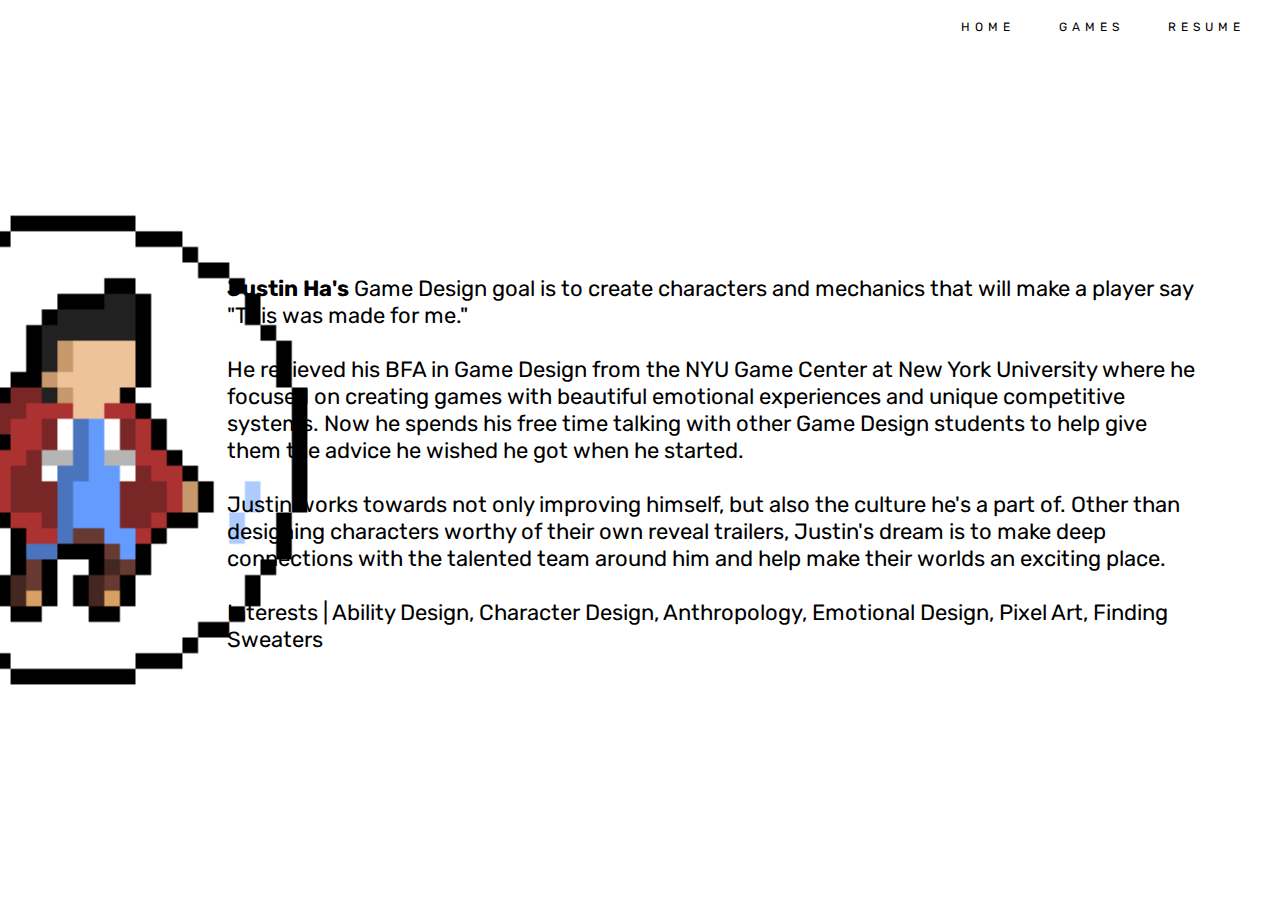
<file: about.html>
<!DOCTYPE html>
<html>
<head>
	<title>About</title>
	<link rel="stylesheet" type="text/css" href="css/about.css">
	<link href="https://fonts.googleapis.com/css?family=Rubik&display=swap" rel="stylesheet">
	<link rel="icon"  type="image/png" href="images/Icon.png">
</head>
<body>

<div id= "nav-bar">
	 <a href = "index.html" class="home">Home</a>
    <a href = "games.html" class="games">Games</a>
    <a href = "JustinHaResume.png" class="resume" target="_blank">Resume</a>
    </div>

<div id= "container">

<div id= "ProfilePic">
<img id="rotating" src= "images/BoyinBubble.png" class="image"
width="500"
height="500">
</div>

<div id ="Description">
	<p>
	<br>
	<br>
	<b>Justin Ha's</b> Game Design goal is to create characters and mechanics that will make a player say "This was made for me."
	<br>
	<br>
	He recieved his BFA in Game Design from the NYU Game Center at New York University where he focused on creating games with beautiful emotional experiences and unique competitive systems. Now he spends his free time talking with other Game Design students to help give them the advice he wished he got when he started.
	<br>
	<br>
	Justin works towards not only improving himself, but also the culture he's a part of. Other than designing characters worthy of their own reveal trailers, Justin's dream is to make deep connections with the talented team around him and help make their worlds an exciting place.
	<br>
	<br>
	Interests | Ability Design, Character Design, Anthropology, Emotional Design, Pixel Art, Finding Sweaters
	<br>
	<br>
</p>
</div>

</div>
</body>
</html>
</file>
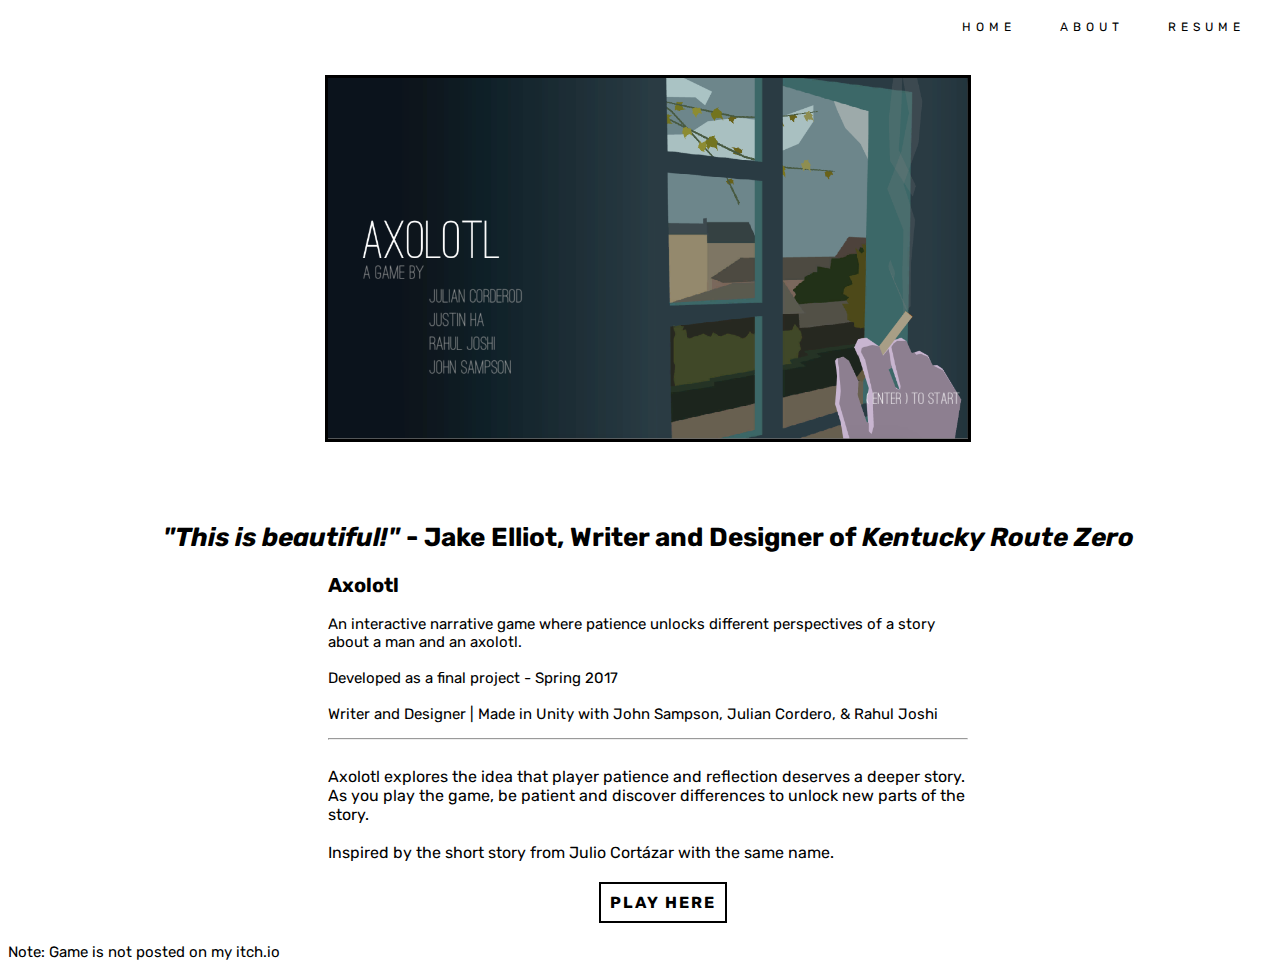
<file: Axolotl.html>
<!DOCTYPE html>
<html>
<head>
	<title>Axolotl</title>
	<link rel="stylesheet" type="text/css" href="css/description.css">
	<link href="https://fonts.googleapis.com/css?family=Rubik&display=swap" rel="stylesheet">
	<link rel="icon"  type="image/png" href="images/Icon.png"
</head>

<div id= "nav-bar">
	 <a href = "index.html" class="home">Home</a>
    <a href = "about.html" class="about">About</a>
    <a href = "JustinHaResume.png" class="resume" target="_blank">Resume</a>
    </div>
</div>

<body>

<img src= "images/AxolotlGame.png" class="image">

<div id="Quote">
	<h1><i>"This is beautiful!"</i> - Jake Elliot, Writer and Designer of <i>Kentucky Route Zero</i></h1>
</div>

<div id="Text">
<p>
	<b>Axolotl</b>
	<br>
	<br>
	An interactive narrative game where patience unlocks different perspectives of a story about a man and an axolotl.
	<br>
	<br>
	Developed as a final project - Spring 2017
	<br>
	<br>
	Writer and Designer | Made in Unity with John Sampson, Julian Cordero, & Rahul Joshi
	<br>
	<hr>
	<br>
	Axolotl explores the idea that player patience and reflection deserves a deeper story. As you play the game, be patient and discover differences to unlock new parts of the story. 
	<br>
	<br>
	Inspired by the short story from Julio Cortázar with the same name. 
</p>
</div>

<div id="container">
<a href="https://solimporta.itch.io/axolotl" class="rules" target="_blank">
		<h1> Play Here </h1>
	</a>
</div>
<p>
Note: Game is not posted on my itch.io
</p>

</body>
</html>
</file>
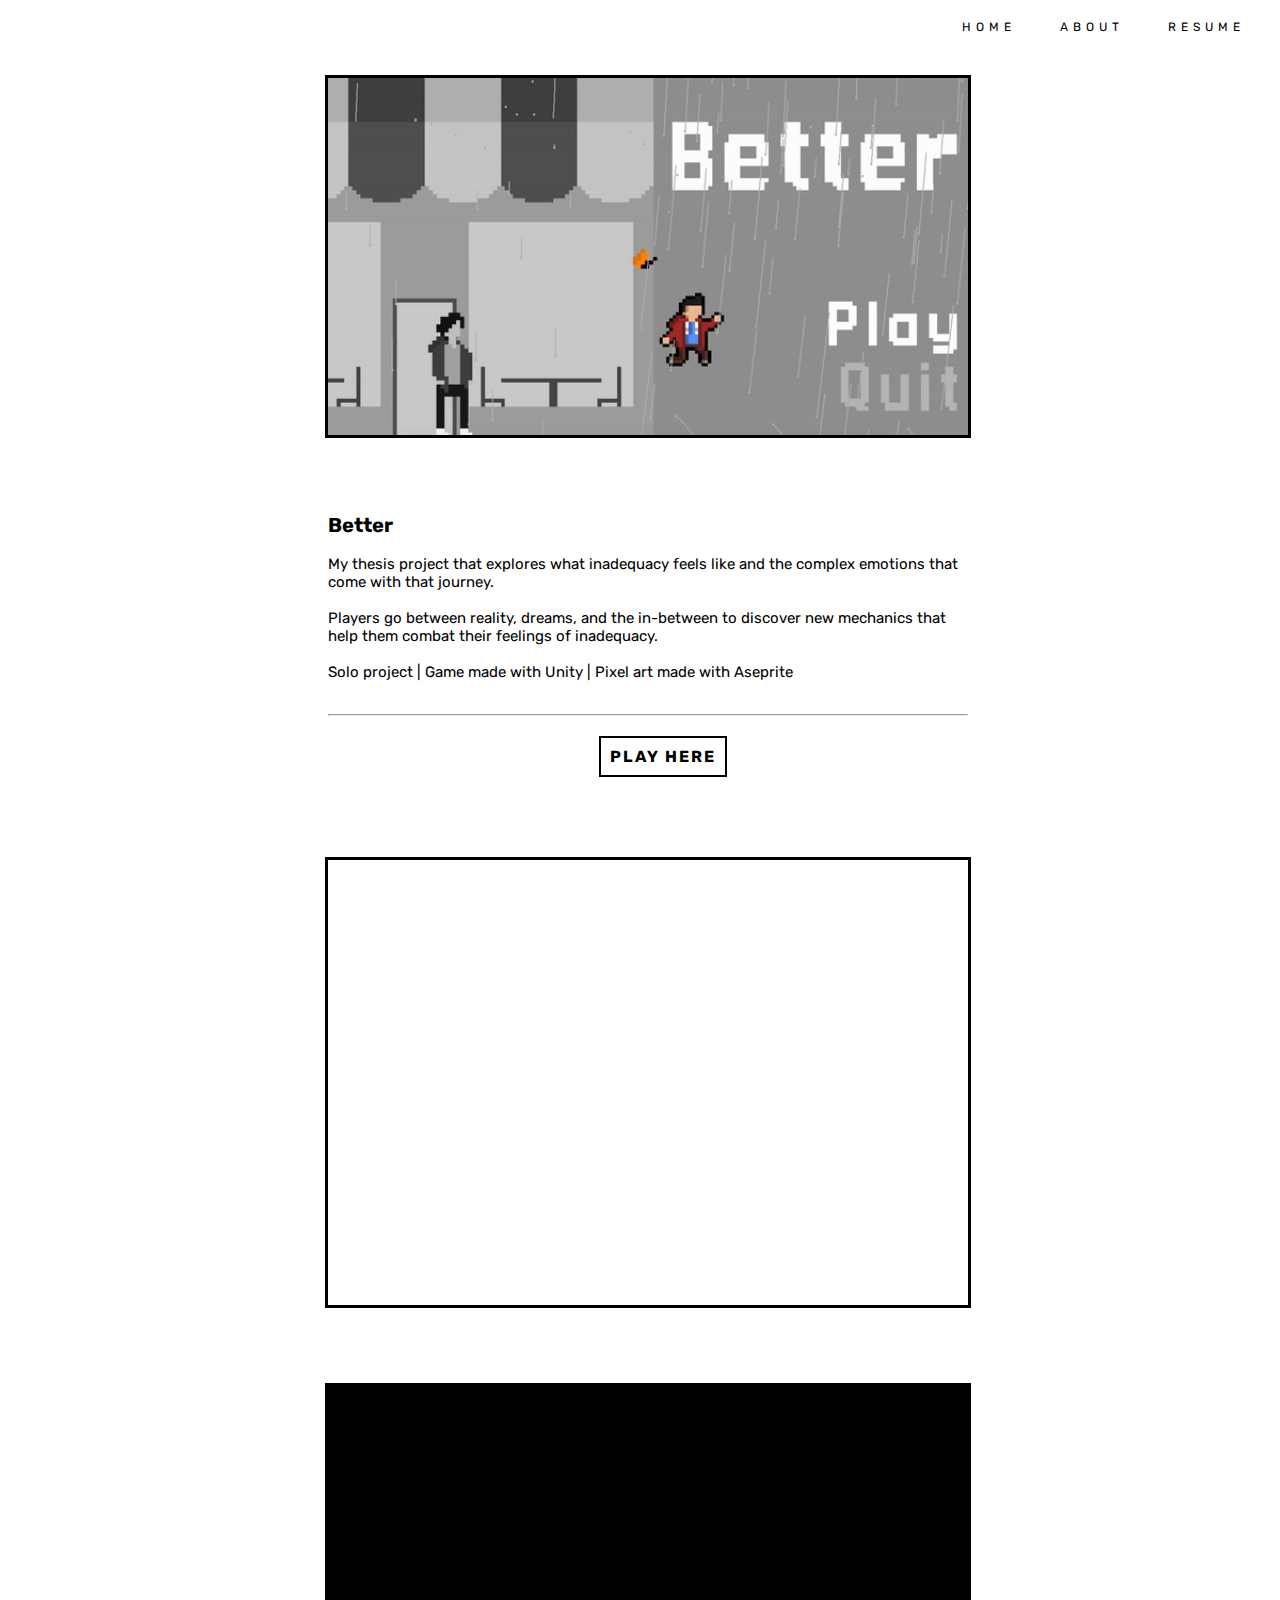
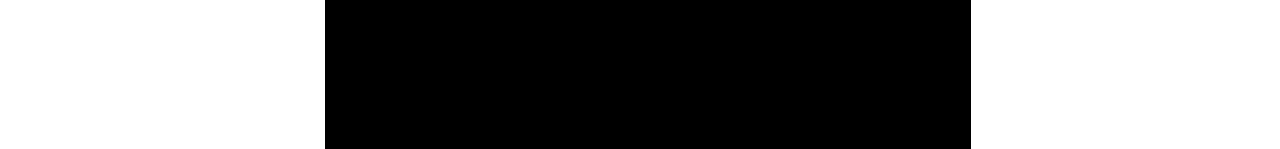
<file: better.html>
<!DOCTYPE html>
<html>
<head>
	<title>Better</title>
	<link rel="stylesheet" type="text/css" href="css/description.css">
	<link href="https://fonts.googleapis.com/css?family=Rubik&display=swap" rel="stylesheet">
	<link rel="icon"  type="image/png" href="images/Icon.png"
</head>

<div id= "nav-bar">
	 <a href = "index.html" class="home">Home</a>
    <a href = "about.html" class="about">About</a>
    <a href = "JustinHaResume.png" class="resume" target="_blank">Resume</a>
    </div>
</div>

<body>

	<img src= "images/BetterTitle.gif" class="image">

<div id="Text">
<p>
	<b>Better</b>
	<br>
	<br>
	My thesis project that explores what inadequacy feels like and the complex emotions that come with that journey.
	<br>
	<br>
	Players go between reality, dreams, and the in-between to discover new mechanics that help them combat their feelings of inadequacy.
	<br>
	<br>
	Solo project | Game made with Unity | Pixel art made with Aseprite
	<br>
	<br>
	<hr>
</p>

</div>

<div id="container">
	<a href="https://justinhagames.itch.io/better" class="rules" target="_blank">
		<h1> Play Here </h1>
	</a>
</div>

<iframe src="https://www.youtube.com/embed/Eyd77kZtsak" class="iframe" ></iframe>


<img src="images/FinalScene.gif" class="image">

</body>
</html>
</file>
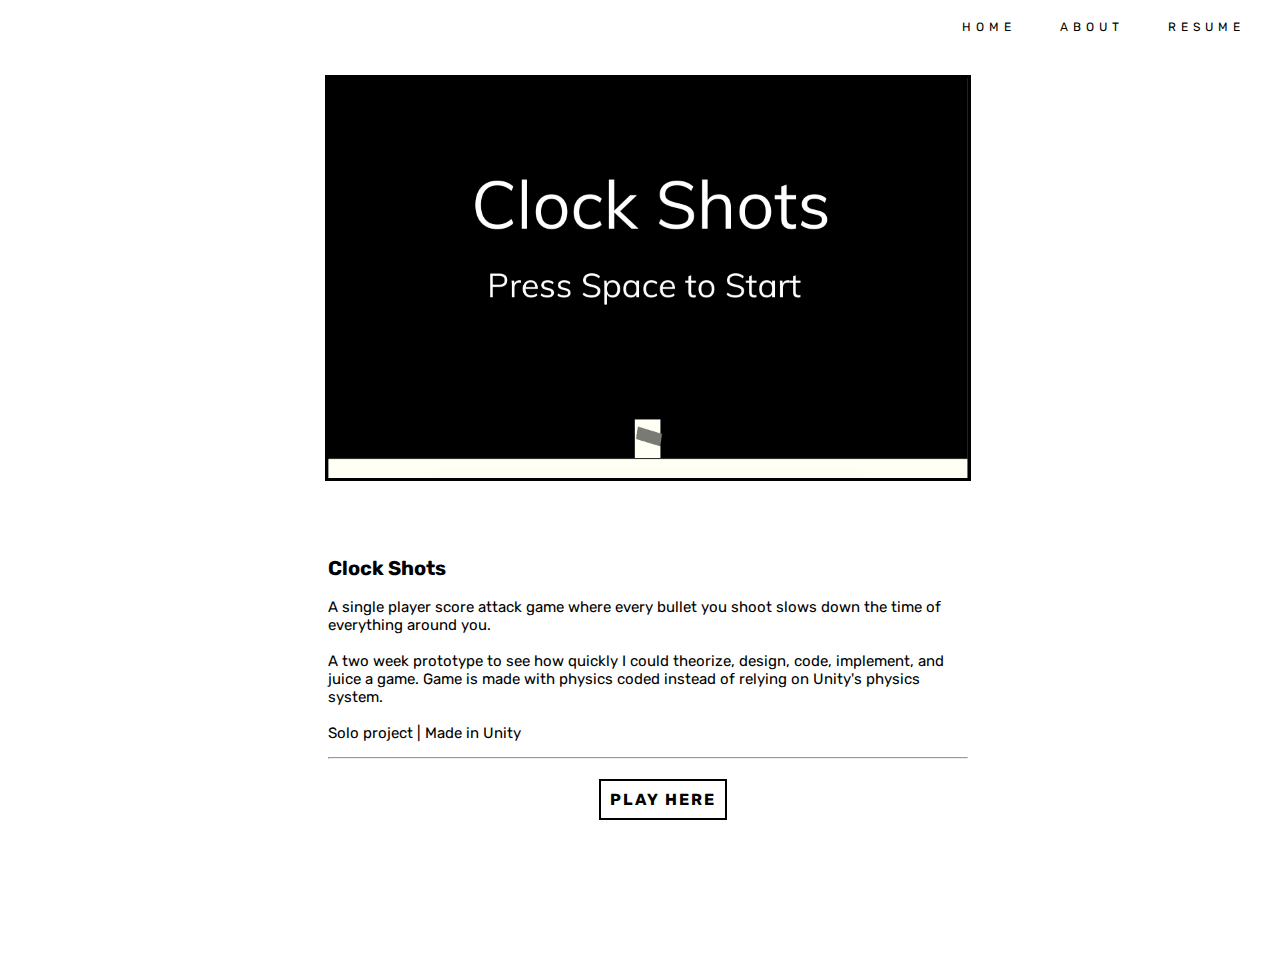
<file: clockshots.html>
<!DOCTYPE html>
<html>
<head>
	<title>Clockshots</title>
	<link rel="stylesheet" type="text/css" href="css/description.css">
	<link href="https://fonts.googleapis.com/css?family=Rubik&display=swap" rel="stylesheet">
	<link rel="icon"  type="image/png" href="images/Icon.png"
</head>

<div id= "nav-bar">
	 <a href = "index.html" class="home">Home</a>
    <a href = "about.html" class="about">About</a>
    <a href = "JustinHaResume.png" class="resume" target="_blank">Resume</a>
    </div>
</div>

<body>

	<img src= "images/ClockshotsTitle.png" class="image">

<div id="Text">
<p>
	<b>Clock Shots</b>
	<br>
	<br>
	A single player score attack game where every bullet you shoot slows down the time of everything around you. 
	<br>
	<br>
	A two week prototype to see how quickly I could theorize, design, code, implement, and juice a game. Game is made with physics coded instead of relying on Unity's physics system.
	<br>
	<br>
	Solo project | Made in Unity
	<hr>
</p>
</div>

<div id="container">
<a href="https://justinhagames.itch.io/clock-shots" class="rules" target="_blank">
		<h1> Play Here </h1>
	</a>
</div>

</body>
</html>
</file>
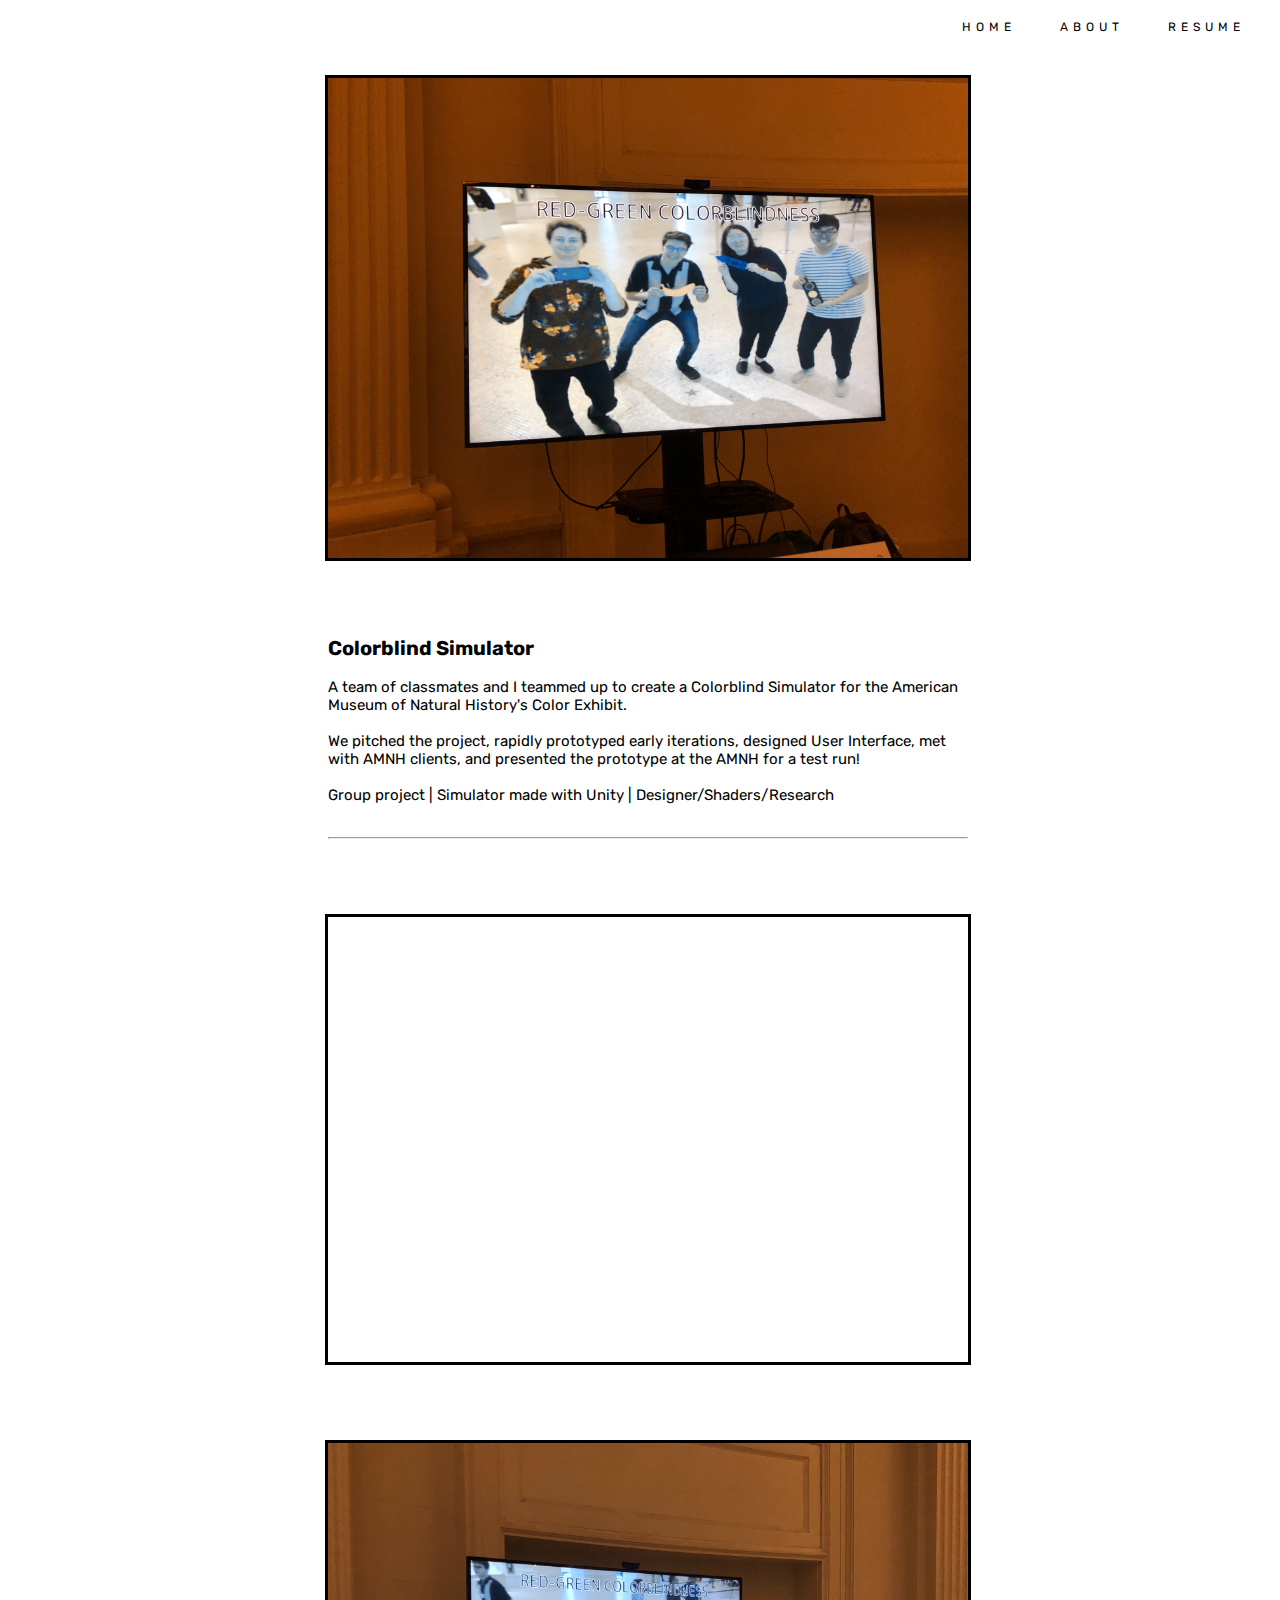
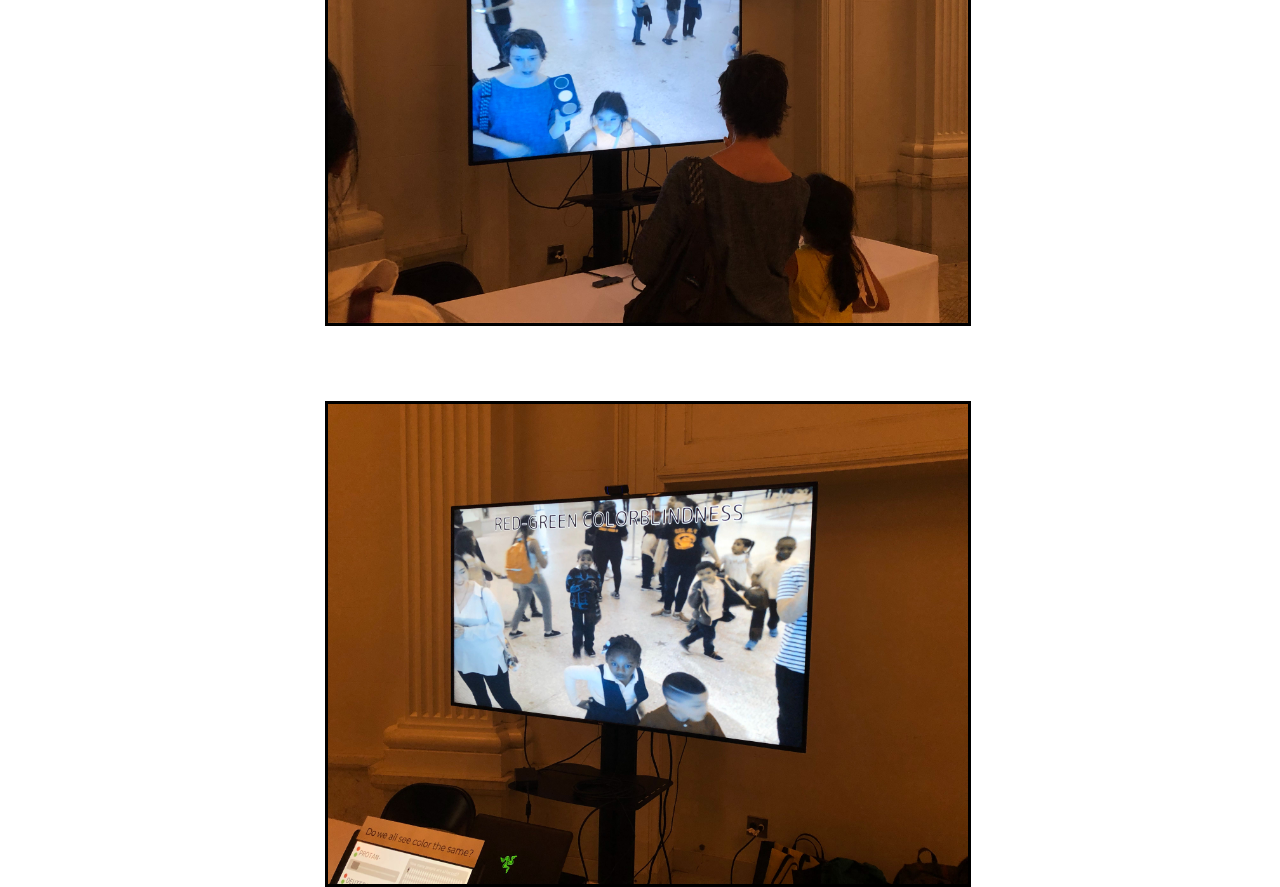
<file: ColorblindSimulator.html>
<!DOCTYPE html>
<html>
<head>
	<title>Colorblind Simulator</title>
	<link rel="stylesheet" type="text/css" href="css/description.css">
	<link href="https://fonts.googleapis.com/css?family=Rubik&display=swap" rel="stylesheet">
	<link rel="icon"  type="image/png" href="images/Icon.png"
</head>

<div id= "nav-bar">
	 <a href = "index.html" class="home">Home</a>
    <a href = "about.html" class="about">About</a>
    <a href = "JustinHaResume.png" class="resume" target="_blank">Resume</a>
    </div>
</div>

<body>

	<img src="images/ColorblindTeam.jpg" class="image">

<div id="Text">
<p>
	<b>Colorblind Simulator</b>
	<br>
	<br>
	A team of classmates and I teammed up to create a Colorblind Simulator for the American Museum of Natural History's Color Exhibit.
	<br>
	<br>
	We pitched the project, rapidly prototyped early iterations, designed User Interface, met with AMNH clients, and presented the prototype at the AMNH for a test run!
	<br>
	<br>
	Group project | Simulator made with Unity | Designer/Shaders/Research
	<br>
	<br>
	<hr>
</p>

</div>

<iframe src="https://www.youtube.com/embed/pu2I6ZA8NVU" class="iframe" ></iframe>

<img src="images/ColorblindTest.jpg" class="image">

<img src="images/ColorblindAudience2.jpg" class="image">

</body>
</html>
</file>
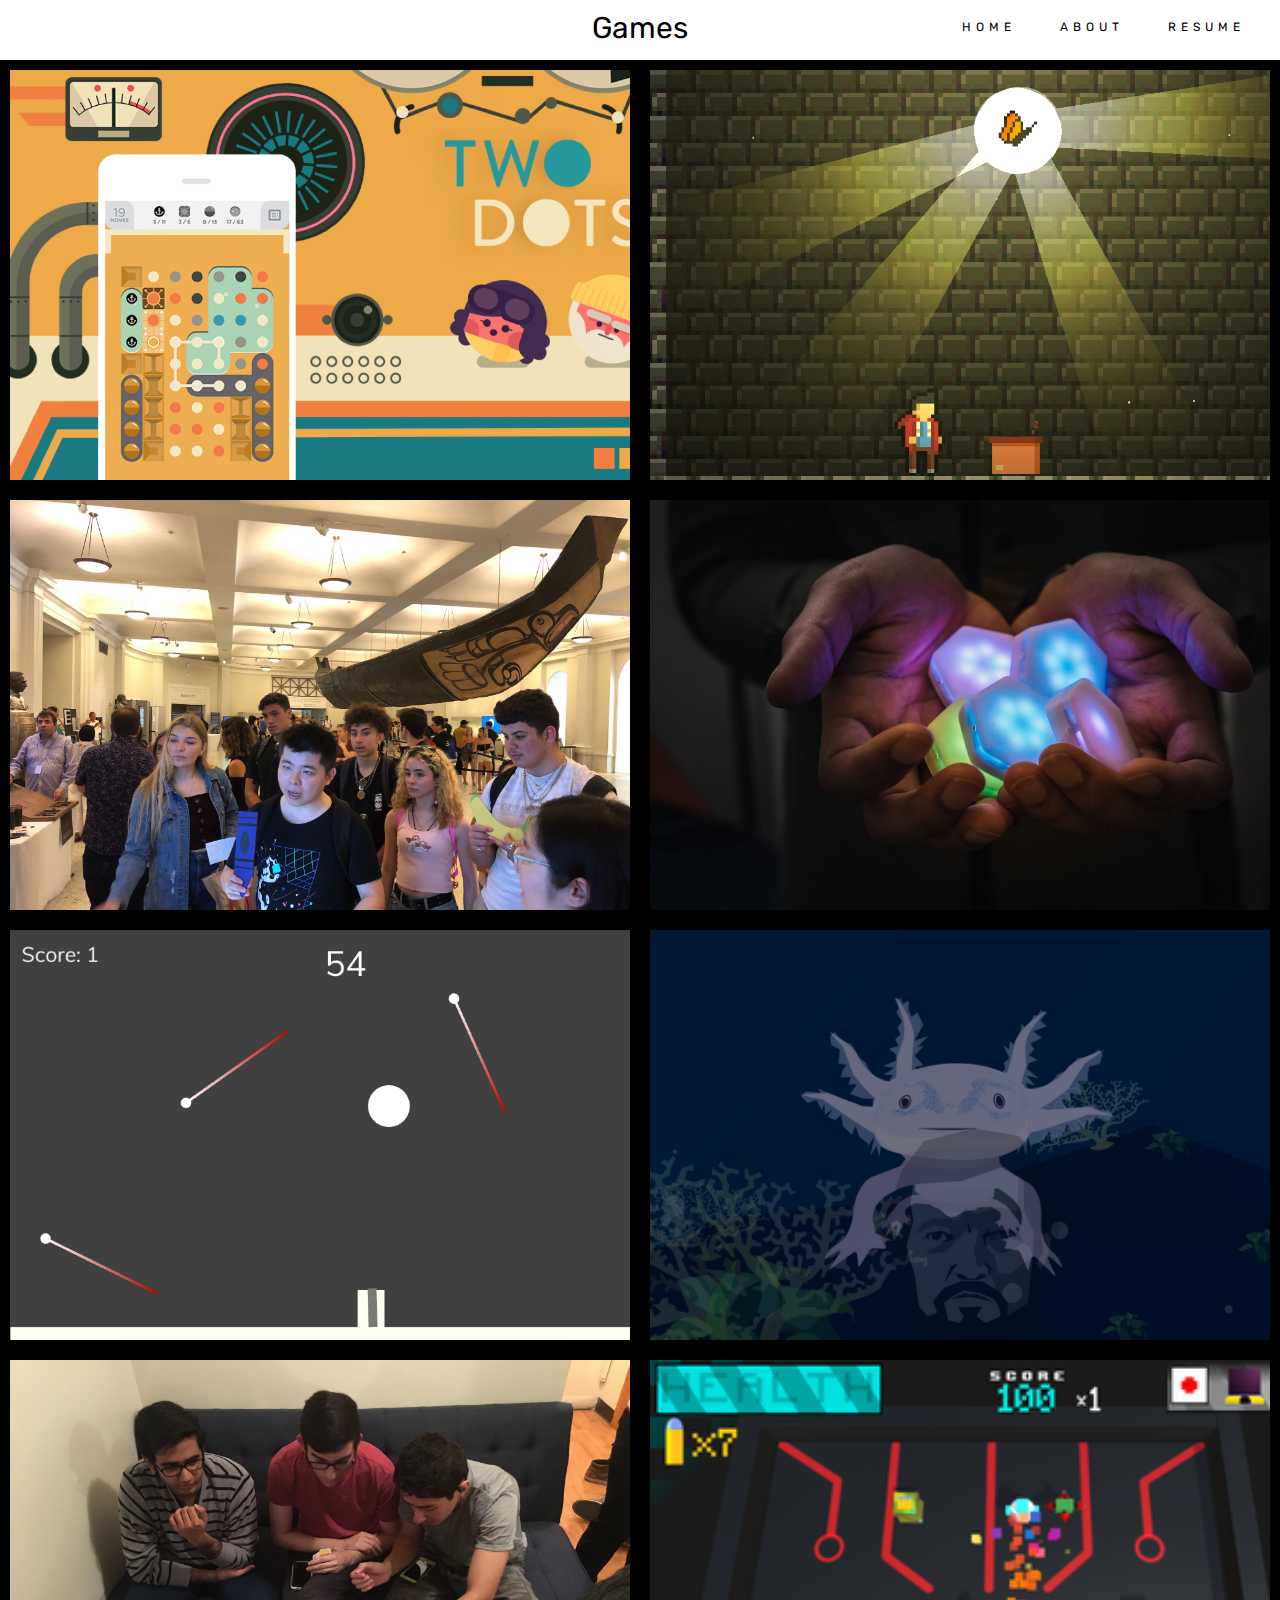
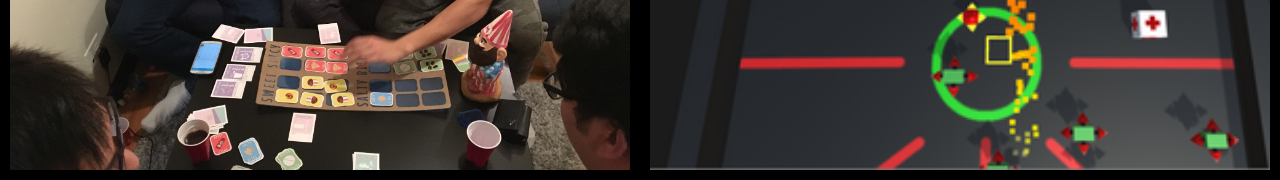
<file: games.html>
<!DOCTYPE html>
<html>
<head>
	<title>Games</title>
	<link rel="stylesheet" type="text/css" href="css/games.css">
	<link href="https://fonts.googleapis.com/css?family=Rubik&display=swap" rel="stylesheet">
	<link rel="icon"  type="image/png" href="images/Icon.png">
</head>
<body>

<div id= "topbar">
	<h1>Games</h1>
</div>

<div id= "nav-bar">
	 <a href = "index.html" class="home">Home</a>
    <a href = "about.html" class="about">About</a>
    <a href = "JustinHaResume.png" class="resume" target="_blank">Resume</a>
    </div>
</div>

<div id="container">
	<a href = "TwoDots.html" class="game TwoDots"><div class="title">
		<h1>Two Dots
			<div>
				Award winning puzzle game about connecting the Dots!
			</div></h1>
		</div></a>
	<a href = "better.html" class="game better"><div class="title">
		<h1>Better
			<div>
				Explore reality, dreams, and the in-between
			</div></h1>
		</div></a>
	<a href = "ColorblindSimulator.html" class="game ColorblindSimulator"><div class="title">
		<h1>Colorblind Simulator
			<div>
				Freelance Prototype for the American Museum of Natural History
			</div></h1>
		</div></a>
	<a href = "Blinks.html" class="game Blinks"><div class="title">
		<h1>Blinks
			<div>
				Game Design Internship
			</div></h1>
		</div></a>
	<a href = "clockshots.html" class="game clockshots"><div class="title">
		<h1>Clock Shots
			<div>
				A two week prototype that tests how quickly I can implement ideas
			</div></h1>
		</div></a>
	<a href = "Axolotl.html" class = "game axolotl"
	><div class="title">
		<h1>Axolotl
			<div>
				Narrative game about patience & reflection
			</div></h1>
	</div></a>
	<a href = "TooManyCooks.html" class = "game toomanycooks"><div class="title">
		<h1>Too Many Cooks
			<div>
				4 player strategy card/board game
		</div></h1>
	</div></a>
		<a href = "Malwar.html" class = "game malwar"
	><div class="title">
		<h1>Mal*War
			<div>
				Game Design Challenge: 2 Players, 1 Computer
		</div></h1>
	</div></a>
</div>

</body>
</html>
</file>
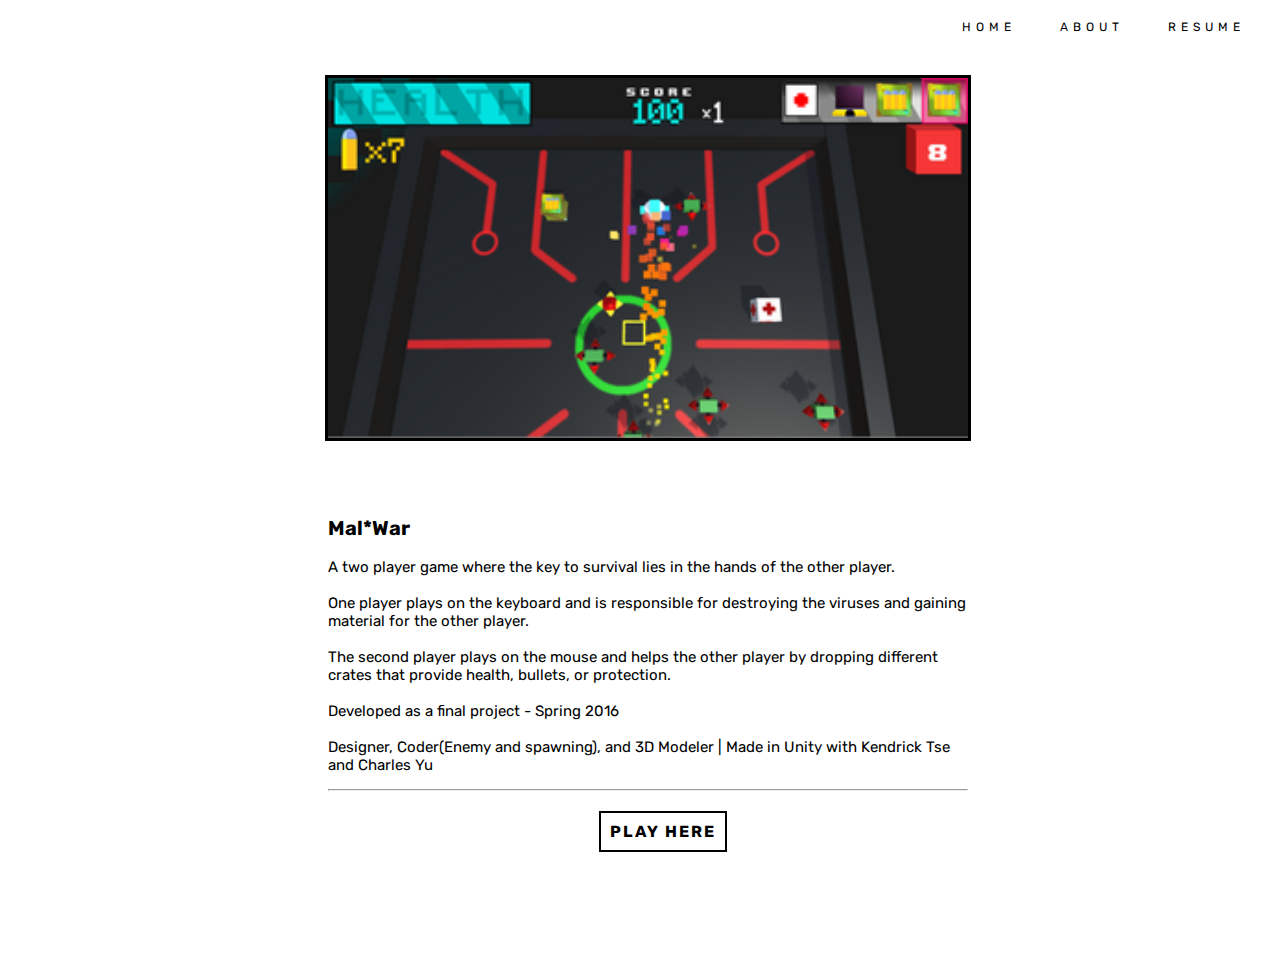
<file: Malwar.html>
<!DOCTYPE html>
<html>
<head>
	<title>Mal*War</title>
	<link rel="stylesheet" type="text/css" href="css/description.css">
	<link href="https://fonts.googleapis.com/css?family=Rubik&display=swap" rel="stylesheet">
	<link rel="icon"  type="image/png" href="images/Icon.png"
</head>

<div id= "nav-bar">
	 <a href = "index.html" class="home">Home</a>
    <a href = "about.html" class="about">About</a>
    <a href = "JustinHaResume.pdf" class="resume" target="_blank">Resume</a>
    </div>
</div>

<body>

	<img src= "images/MalWar.png" class="image">

<div id="Text">
<p>
	<b>Mal*War</b>
	<br>
	<br>
	A two player game where the key to survival lies in the hands of the other player. 
	<br>
	<br>
	One player plays on the keyboard and is responsible for destroying the viruses and gaining material for the other player. 
	<br>
	<br>
	The second player plays on the mouse and helps the other player by dropping different crates that provide health, bullets, or protection.
	<br>
	<br>
	Developed as a final project - Spring 2016
	<br> 
	<br>
	Designer, Coder(Enemy and spawning), and 3D Modeler | Made in Unity with Kendrick Tse and Charles Yu
	<hr>	
</p>
</div>

<div id="container">
<a href="https://speedboosttorchic.itch.io/mal-war" class="rules" target="_blank">
		<h1> Play Here </h1>
	</a>
</div>

</body>
</html>
</file>
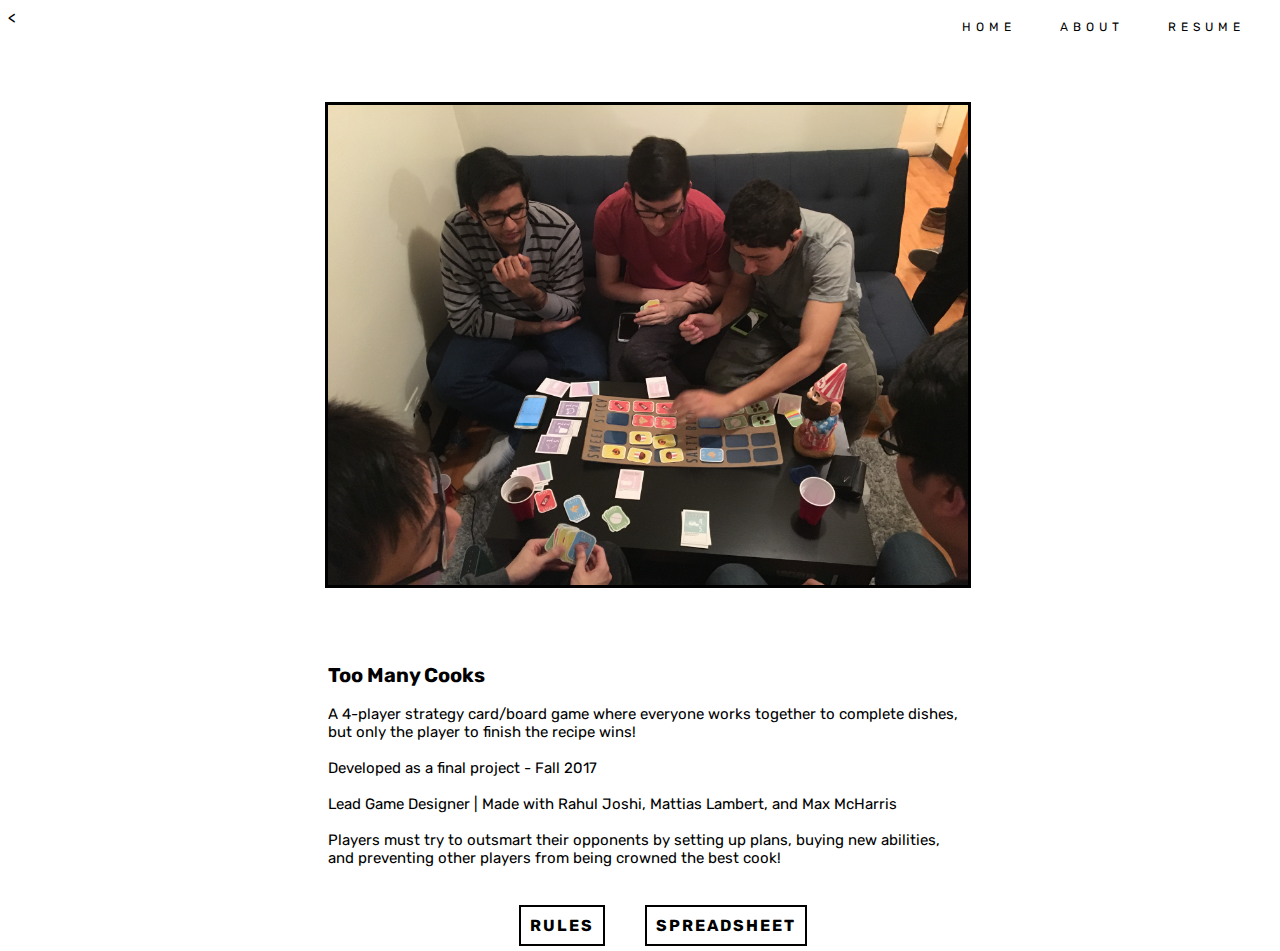
<file: TooManyCooks.html>
<!DOCTYPE html>
<html>
<head>
	<title>Too Many Cooks</title>
	<link rel="stylesheet" type="text/css" href="css/description.css">
	<<link href="https://fonts.googleapis.com/css?family=Rubik&display=swap" rel="stylesheet">
	<link rel="icon"  type="image/png" href="images/Icon.png"
</head>

<div id= "nav-bar">
	 <a href = "index.html" class="home">Home</a>
    <a href = "about.html" class="about">About</a>
    <a href = "JustinHaResume.png" class="resume" target="_blank">Resume</a>
    </div>
</div>

<body>

	<img src= "images/TooManyCooks.jpeg" class="image">

<div id="Text">
<p>
	<b>Too Many Cooks</b>
	<br>
	<br>
	A 4-player strategy card/board game where everyone works together to complete dishes, but only the player to finish the recipe wins!
	<br>
	<br>
	Developed as a final project - Fall 2017
	<br>
	<br>
	Lead Game Designer | Made with Rahul Joshi, Mattias Lambert, and Max McHarris
	<br>
	<br>
	Players must try to outsmart their opponents by setting up plans, buying new abilities, and preventing other players from being crowned the best cook!
	<br>
	<br>
</p>
</div>

<div id="container">
<a href="https://docs.google.com/document/d/1rh_ed1T_idUMDOYfGrFs7U6OO91iojP6Ez3hkQ_JbfE/edit?usp=sharing" class="rules" target="_blank">
		<h1> Rules </h1>
	</a>
<a href="https://docs.google.com/a/nyu.edu/spreadsheets/d/1laF3pYb9MxsBvDXgBeGxUD6Ff23s8NF52kN-rSkhnm8/edit?usp=sharing" class="rules" target="_blank">
		<h1> Spreadsheet </h1>
	</a>
</div>

</body>
</html>
</file>
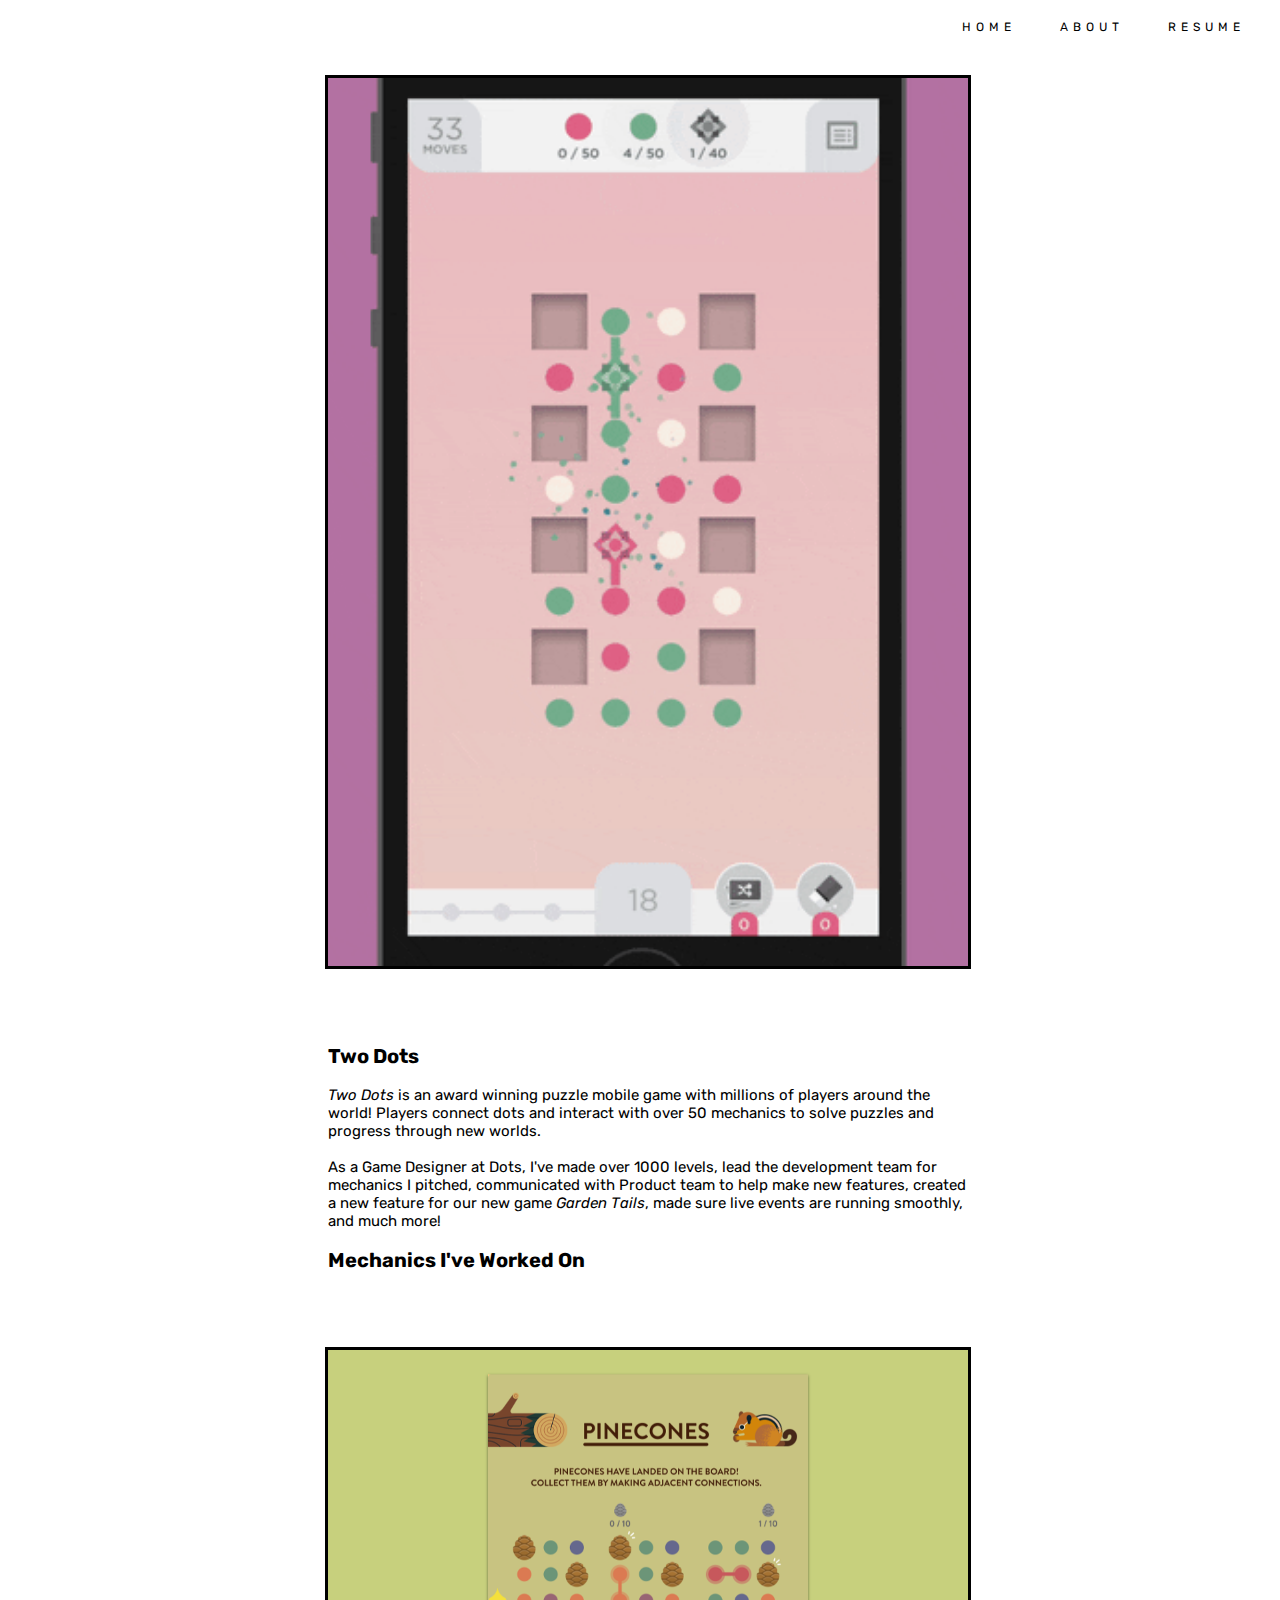
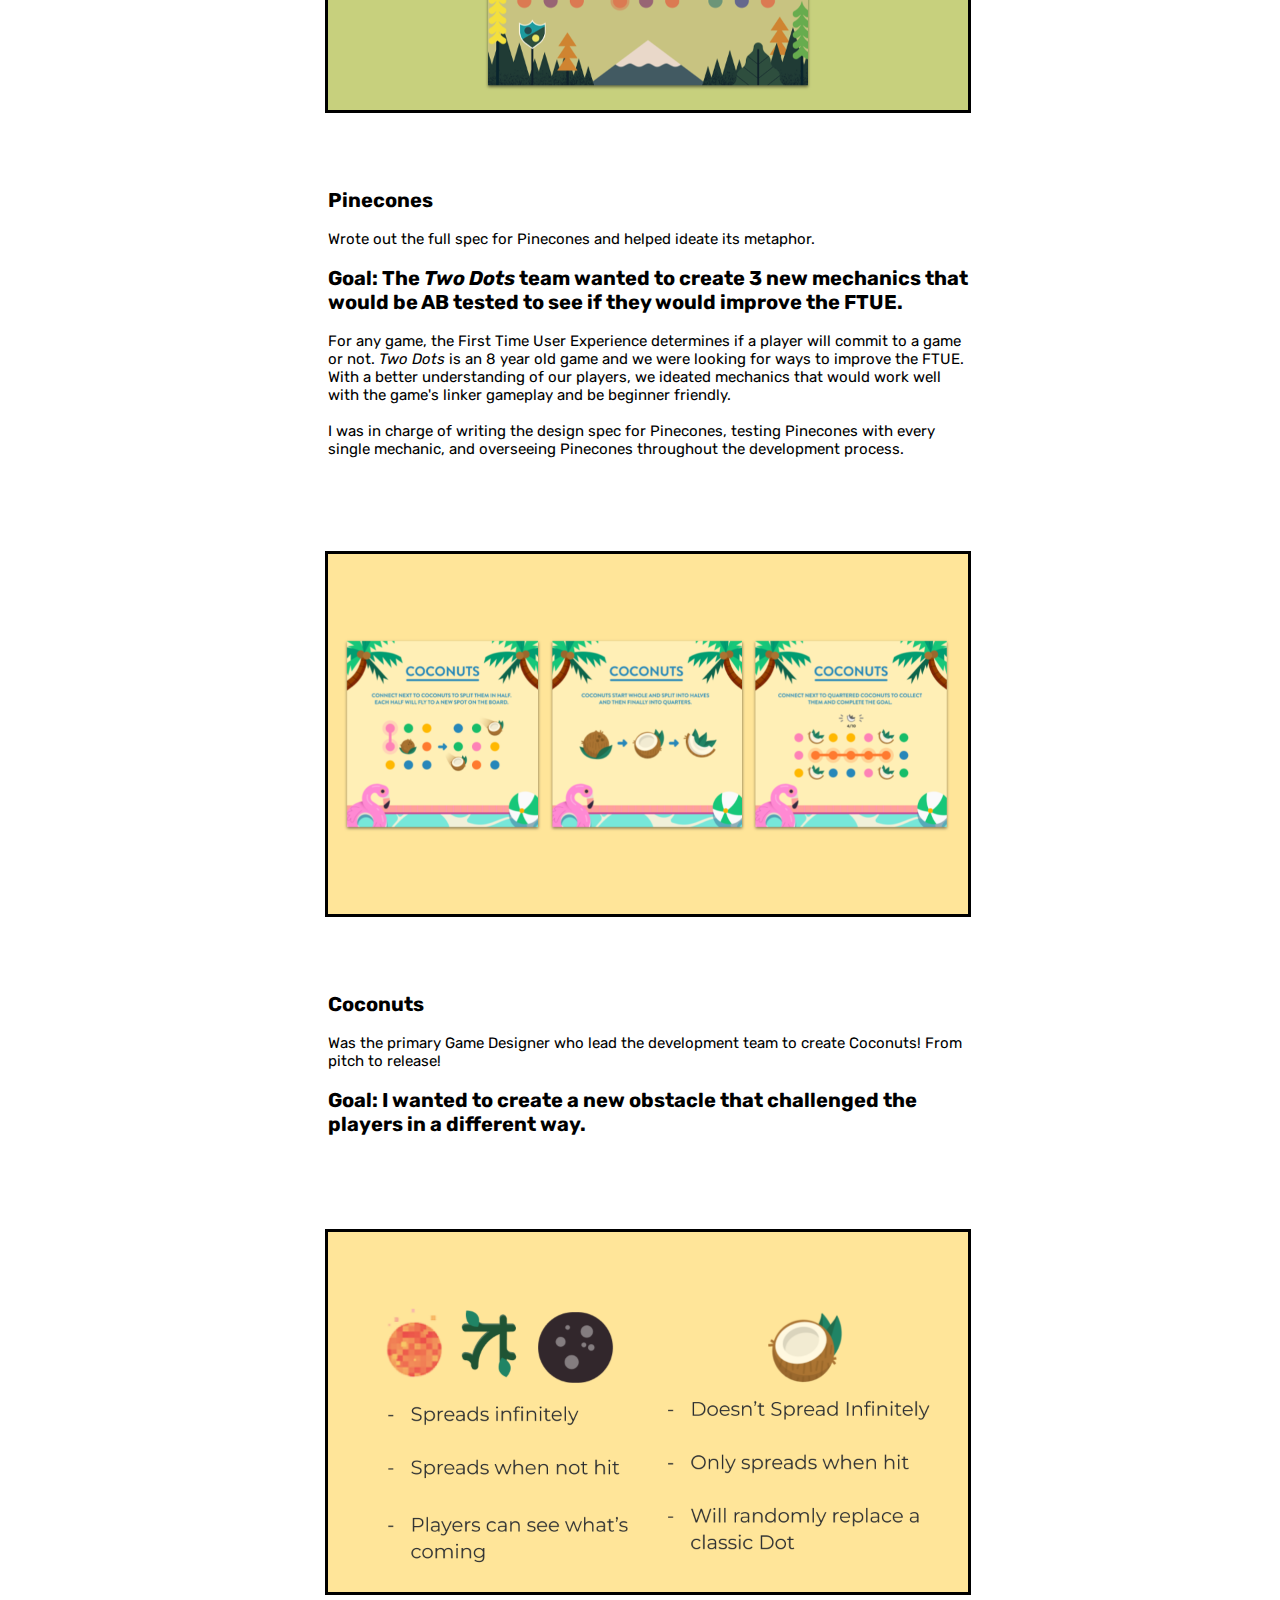
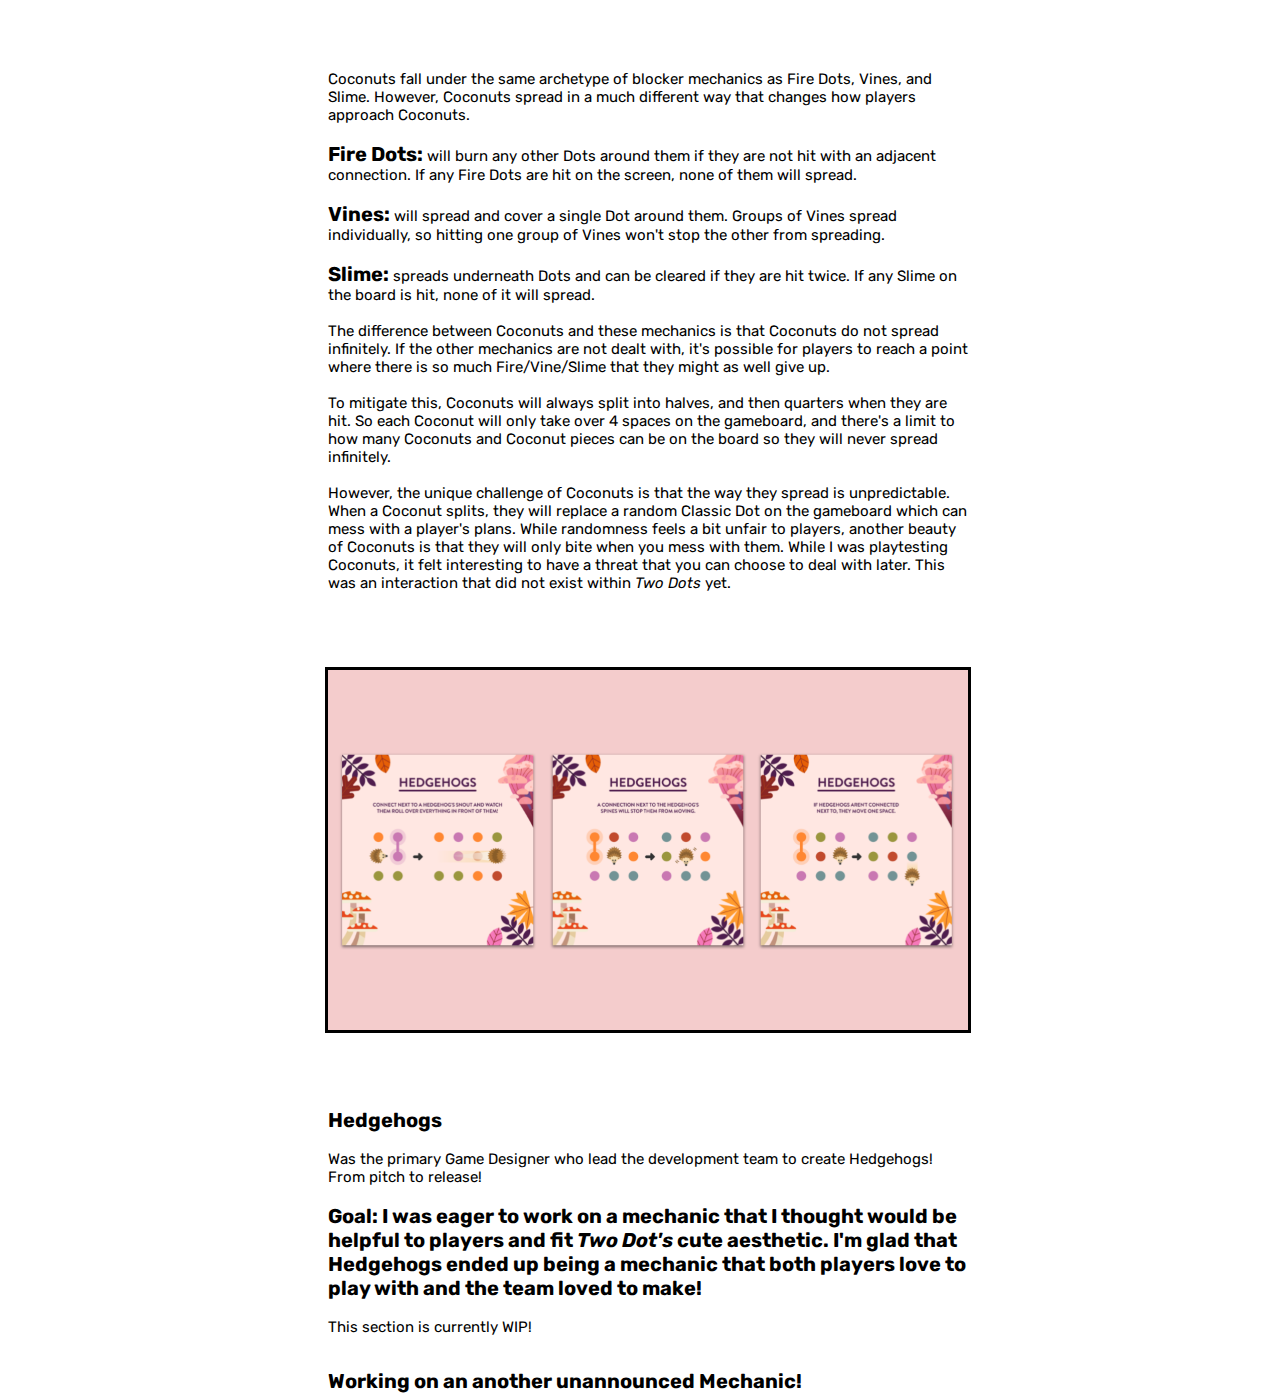
<file: TwoDots.html>
<!DOCTYPE html>
<html>
<head>
	<title>TwoDots</title>
	<link rel="stylesheet" type="text/css" href="css/description.css">
	<link href="https://fonts.googleapis.com/css?family=Rubik&display=swap" rel="stylesheet">
	<link rel="icon"  type="image/png" href="images/Icon.png"
</head>

<div id= "nav-bar">
	 <a href = "index.html" class="home">Home</a>
    <a href = "about.html" class="about">About</a>
    <a href = "JustinHaResume.png" class="resume" target="_blank">Resume</a>
    </div>
</div>

<body>

	<img src= "images/TwoDotsGameplay.gif" class="image" >

<div id="Text">
<p>
	<b>Two Dots</b>
	<br>
	<br>
	<em>Two Dots</em> is an award winning puzzle mobile game with millions of players around the world! Players connect dots and interact with over 50 mechanics to solve puzzles and progress through new worlds.
	<br>
	<br>
	As a Game Designer at Dots, I've made over 1000 levels, lead the development team for mechanics I pitched, communicated with Product team to help make new features, created a new feature for our new game <em>Garden Tails</em>, made sure live events are running smoothly, and much more!
	<br>
	<br>
	<b>Mechanics I've Worked On</b>
</p>

</div>
<!-- Pinecones Description -->
<a href="https://dots.helpshift.com/hc/en/3-two-dots/faq/318-pinecones/?s=mechanic-tutorials&p=all&l=en">
<img src= "images/Pinecones.png" class="image" >
</a>
<div id="Text">
<p>
	<b>Pinecones</b>
	<br>
	<br>
	Wrote out the full spec for Pinecones and helped ideate its metaphor.
	<br>
	<br>
	<b>Goal: The <em>Two Dots</em> team wanted to create 3 new mechanics that would be AB tested to see if they would improve the FTUE.</b>
	<br>
	<br>
	For any game, the First Time User Experience determines if a player will commit to a game or not. <em>Two Dots</em> is an 8 year old game and we were looking for ways to improve the FTUE. With a better understanding of our players, we ideated mechanics that would work well with the game's linker gameplay and be beginner friendly.
	<br>
	<br>
	I was in charge of writing the design spec for Pinecones, testing Pinecones with every single mechanic, and overseeing Pinecones throughout the development process.
	<br>
	<br>
</p>
</div>

<!-- Coconuts description -->
<a href="https://dots.helpshift.com/hc/en/3-two-dots/faq/321-coconuts/?s=mechanic-tutorials&p=all&l=en">
<img src= "images/Coconuts.png" class="image" >
</a>
<div id="Text">
<p>
<b>Coconuts</b>
	<br>
	<br>
	Was the primary Game Designer who lead the development team to create Coconuts! From pitch to release!
	<br>
	<br>
	<b>Goal: I wanted to create a new obstacle that challenged the players in a different way.</b>
	<br>
	<br>
</p>
</div>
<img src= "images/CoconutVs.png" class="image" >
<div id="Text">
<p>
	Coconuts fall under the same archetype of blocker mechanics as Fire Dots, Vines, and Slime. However, Coconuts spread in a much different way that changes how players approach Coconuts.
	<br>
	<br>
	<b>Fire Dots:</b> will burn any other Dots around them if they are not hit with an adjacent connection. If any Fire Dots are hit on the screen, none of them will spread.
	<br>
	<br>
	<b>Vines:</b> will spread and cover a single Dot around them. Groups of Vines spread individually, so hitting one group of Vines won't stop the other from spreading.
	<br>
	<br>
	<b>Slime:</b> spreads underneath Dots and can be cleared if they are hit twice. If any Slime on the board is hit, none of it will spread.
	<br>
	<br>
	The difference between Coconuts and these mechanics is that Coconuts do not spread infinitely. If the other mechanics are not dealt with, it's possible for players to reach a point where there is so much Fire/Vine/Slime that they might as well give up.
	<br>
	<br>
	To mitigate this, Coconuts will always split into halves, and then quarters when they are hit. So each Coconut will only take over 4 spaces on the gameboard, and there's a limit to how many Coconuts and Coconut pieces can be on the board so they will never spread infinitely.
	<br>
	<br>
	However, the unique challenge of Coconuts is that the way they spread is unpredictable. When a Coconut splits, they will replace a random Classic Dot on the gameboard which can mess with a player's plans. While randomness feels a bit unfair to players, another beauty of Coconuts is that they will only bite when you mess with them. While I was playtesting Coconuts, it felt interesting to have a threat that you can choose to deal with later. This was an interaction that did not exist within <em>Two Dots</em> yet.
</p>
</div>

<!-- Hedgehogs Description -->
<a href="https://dots.helpshift.com/hc/en/3-two-dots/faq/327-hedgehogs/?s=mechanic-tutorials&p=all&l=en">
<img src= "images/Hedgehogs.png" class="image" >
</a>
<div id="Text">
<p>
<b>Hedgehogs</b>
	<br>
	<br>
	Was the primary Game Designer who lead the development team to create Hedgehogs! From pitch to release!
	<br>
	<br>
	<b>Goal: I was eager to work on a mechanic that I thought would be helpful to players and fit <em>Two Dot's</em> cute aesthetic. I'm glad that Hedgehogs ended up being a mechanic that both players love to play with and the team loved to make!</b>
	<br>
	<br>
	This section is currently WIP!
	<br>
	<br>
</p>
</div>

<!-- Slot for Gem Bombs -->
<div id="Text">
<p>
	<b>Working on an another unannounced Mechanic!</b>
</p>
</div>
</body>
</html>
</file>
<file: css/about.css>
html, body {
	background: white;
	font-family: 'Rubik', sans-serif;
	width: 100%;
	height: 100%;
	margin: 0px;
}

#nav-bar{
	position:	absolute;
	top:		0px;
	right:  	0px;
	padding:	15px;
	color:		white;
	height:		40px;
}

#nav-bar a {
	text-transform: uppercase;
	letter-spacing: 5px;
	font-size: 12px;
	display: inline-block;
	margin: 5px 20px;
	text-decoration: none;
}

.home {
	text-decoration: none;
	color: black;
}

.games {
	text-decoration: none;
	color: black;
}

.resume{
	text-decoration: underline;
	color: black;
}

.home:hover {
	color: rgb(37,159,248);
}

.games:hover {
	color: rgb(33,178,22);
}

.resume:hover {
	color: rgb(255,75,51);
}

#container{
	display: flex;
	width: 100vw;
	height: 100vh;
	padding: 0px;
	margin: 0px;
	justify-content: center;
}

#ProfilePic {
	display: flex;
	align-items: center;
	justify-content: center;
	flex: 1 1 auto;
	min-width: 100px;
}

#Description {
	display: flex;
	align-items: center;
	flex: 2 1 auto;
	margin: 80px;
	max-width: 1000px;
}

p {
	font-size: 22px;
}

p .Hook {
	font-size: 25px;
}

p .interests{
	font-size: 20px;
}

#rotating {
		-webkit-animation: rotation 5s infinite linear;
}

@-webkit-keyframes rotation {
		from {
				-webkit-transform: rotate(0deg);
		}
		to {
				-webkit-transform: rotate(359deg);
		}
}
</file>
<file: css/description.css>
html, body {
	background: white;
	font-family: 'Rubik', sans-serif;
	width: 100%;
	height: 100%;
}

p {
	color: black;
	font-size: 15px;
}

b{
	font-size: 20px; 
}

h1{
	color: black;
	margin: 5px;
}

img {
	display: flex; 
	align-items: center; 
	justify-content: center;
	height: auto;
	width: 50%;
	border-style: solid; 
	border-width: 3px; 
	border-color: black; 
	padding: 0px;
	margin: 75px auto;
}

iframe {
	display: flex; 
	align-items: center; 
	justify-content: center;
	width: 50%;
	height: 445px;
	border-style: solid; 
	border-width: 3px; 
	border-color: black; 
	padding: 0px;
	margin: 75px auto;
}

a{
	color: black;
}

#nav-bar{
	position:	absolute;
	top:		0px;
	right:  	0px;
	padding:	15px;
	color:		white;
	height:		40px;
}

#nav-bar a {
	text-transform: uppercase;
	letter-spacing: 5px;
	font-size: 12px;
	display: inline-block;
	margin: 5px 20px;
	text-decoration: none;
}

#Text{
	width: 50%;
	height: auto;
	margin: 0 auto;
}

#Quote{
	display: flex; 
	align-items: center;
	justify-content: center;
	font-size: 13px;
}

#container{
	display: 		flex;
	align-items: 	center;
	justify-content: center; 
	flex-flow: row wrap;
/*	min-height:		calc(100vh - 40px);*/
	min-width: 		100vw;
/*	height: calc(100vh - 40px);*/
	width: 100vw;
	margin: 15px;
}

#container a {
	text-transform: uppercase;
	letter-spacing: 2px;
	font-size: 8px;
	display: inline-block;
	margin: 5px 20px;
	text-decoration: none;
}

.home:hover {
	color: rgb(37,159,248);
}

.about:hover {
	color: rgb(33,178,22);
}

.resume:hover {
	color: rgb(255,75,51);
}

.rules{
	border: 2px solid black;
	padding: 4px;
	transition: all 0.2s
}

.rules h1 {
	color: black;
	transition: color 0.2s;
}

.rules:hover {
	color: white;
	background: black;
	transition: all 0.3s;
}

.rules:hover h1 {
	color: white;
	transition: color 0.2s;
}

img{
    max-width: 750px;
}

iframe{
    max-width: 750px;
}


#Text{
   	max-width: 750px;
}

@media only screen and (max-device-width: 768px) {

   	b{
   		font-size: 60px;
   	}

   	p{
   		font-size: 45px;
   	}
}
</file>
<file: css/games.css>
body{
	background: 	white;
	font-family: 'Rubik', sans-serif;
	margin:			0px;
}

#topbar{
	color:				black;
	text-align: 		center;
	font-size: 			15px;
	margin: 			10px auto;
}

#topbar h1 {
	margin: 			0;
	height: 			40px;
	font-weight: 		400;
}

#nav-bar{
	position:			absolute;
	top:				0px;
	right:  			0px;
	padding:			15px;
	color:				black;
	height:				40px;
}

#nav-bar a {
	text-transform: 	uppercase;
	color:				black;
	letter-spacing: 	5px;
	font-size: 			12px;
	display: 			inline-block;
	margin: 			5px 20px;
	text-decoration: 	none;
}

#nav-bar a:hover {
	
}

#container{
	display: 			flex;
	align-items: 		center;
	justify-content: 	center; 
	flex-flow: 			row wrap;
	min-height:			calc(100vh - 40px);
	min-width: 			100vw;
	height: 			calc(100vh - 40px);
	width: 				100vw;
}

.home:hover {
	color: rgb(37,159,248);
}

.about:hover {
	color: rgb(33,178,22);
}

.resume:hover {
	color: rgb(255,75,51);
}

.game{
	min-width: 			50%;
    width: 				50%;
    min-height: 		50%;
    height: 			50%;
    box-sizing: 		border-box;
    text-decoration: 	none;
	border:				10px black solid;
	background: 		red; 
}

.title{
	color:				blackß;
	text-decoration: 	none; 
	height: 			100%;
	width: 				100%;
}

.TwoDots{
	background: url('../images/TwoDots.png');
	background-size: cover;
}

.better{
	background: url('../images/better.png');
	background-size: cover;
}

.ColorblindSimulator {
	background: url('../images/ColorblindAudience.jpg');
	background-size: cover;
}

.Blinks{
	background: url('../images/Blinks.jpg');
	background-size: cover;
}

.clockshots{
	background: url('../images/Clockshots.png');
	background-size: cover;
}

.axolotl{
	background: url('../images/AxolotlGameplay.png');
	background-size: cover;
}

.malwar{
	background: url('../images/MalWar.png');
	background-size: cover;
}

.toomanycooks{
	background: url('../images/TooManyCooks.jpeg');
	background-size: cover;
}

a{
	color:	white;
}

.game h1 {
	display: 			block;
	height: 			100%;
	margin: 			0;
	z-index: 			100;
	width: 				100%;
	text-align: 		center; 
	display:			flex;
	justify-content: 	center;
	align-items: 		center;
	flex-direction: 	column;
	background: 		rgba(256,256,256,0.75);
	opacity: 			0;
	transition: opacity 0.3s;
	text-transform: 	uppercase;
	letter-spacing: 	8px;
	font-size: 			52px;
	font-weight: 		900;
}

.game h1 div {
	letter-spacing: 	0px;
	text-transform: 	none;
	font-weight: 		normal;
	font-size: 			18px;
	padding: 			20px;
}

.game:hover h1 {
	opacity: 			1;
	transtion: 			opacity 0.3s;
	color: 				black;
}

@media only screen and (max-device-width: 768px) {
    .game {
    	height: 		25%;
    	min-height: 	25%;
    	width: 			100%;
    	min-width: 		100%;
    }
}
</file>
